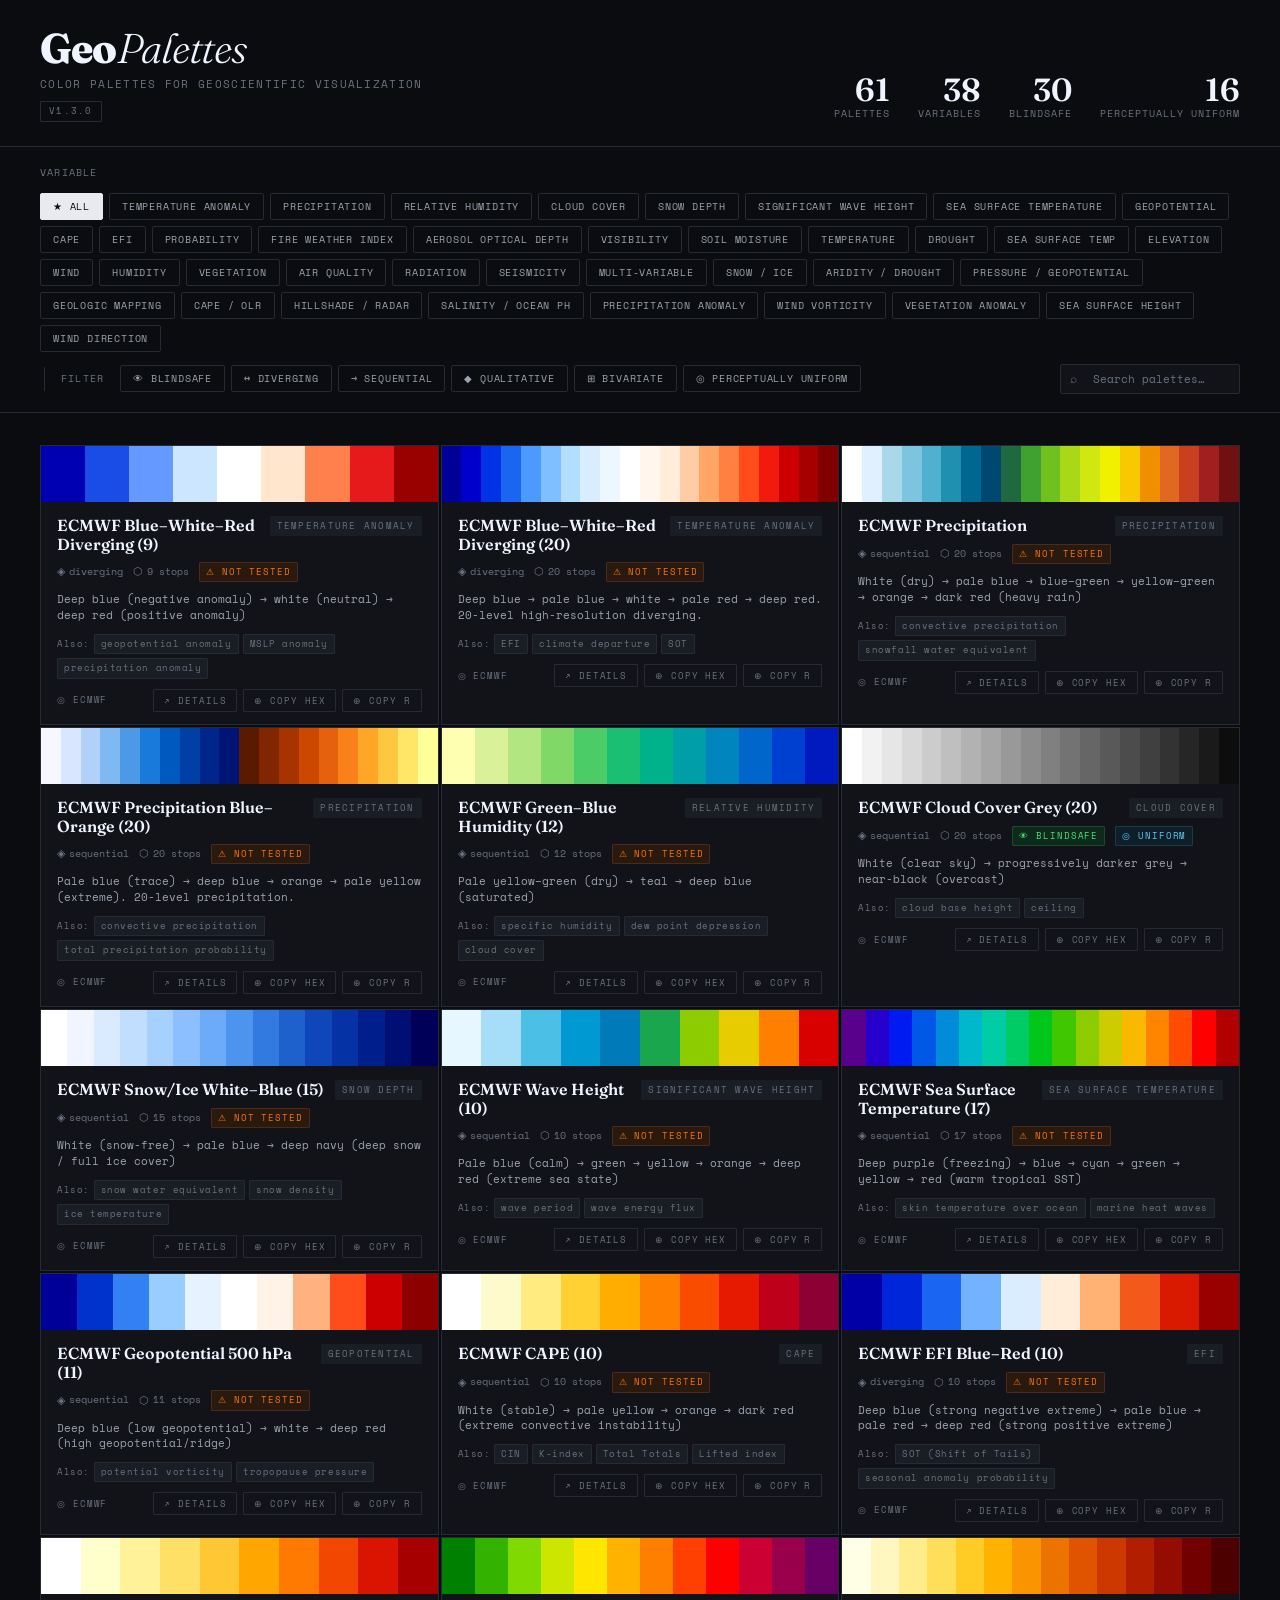
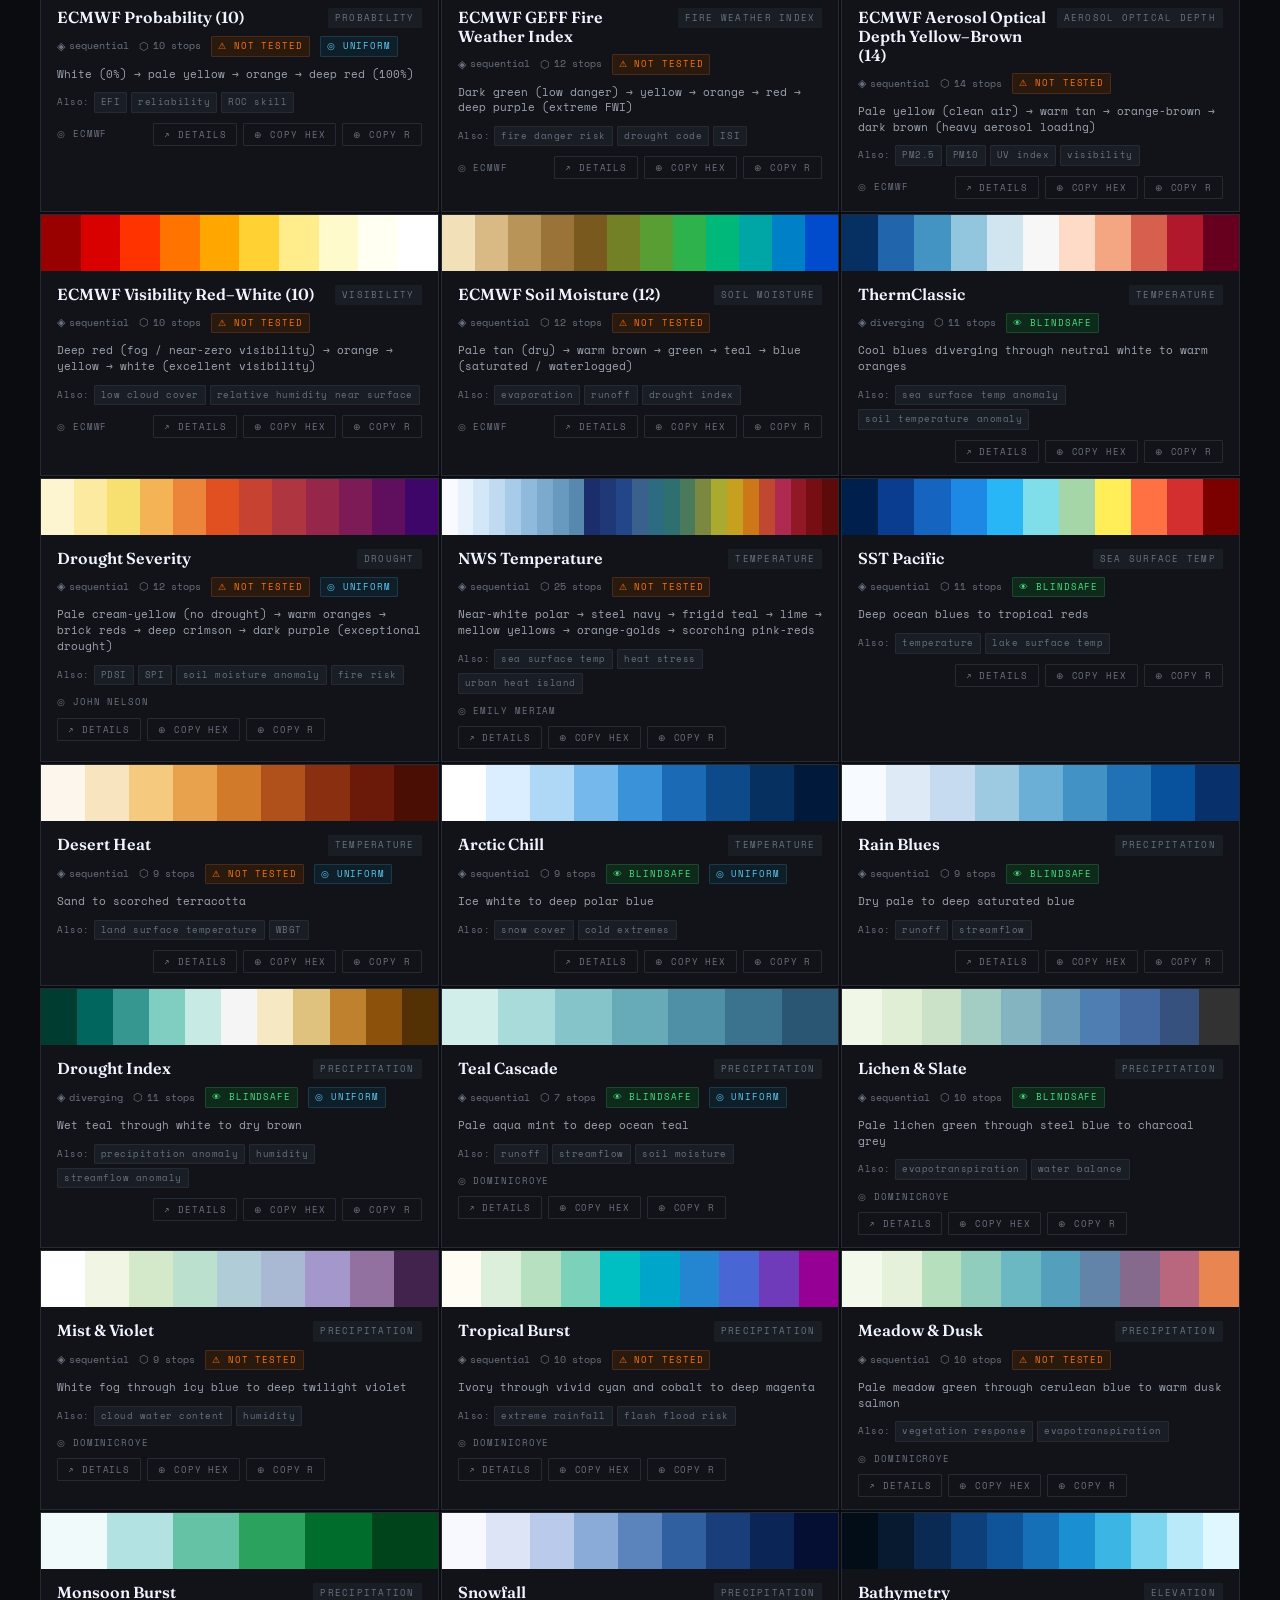
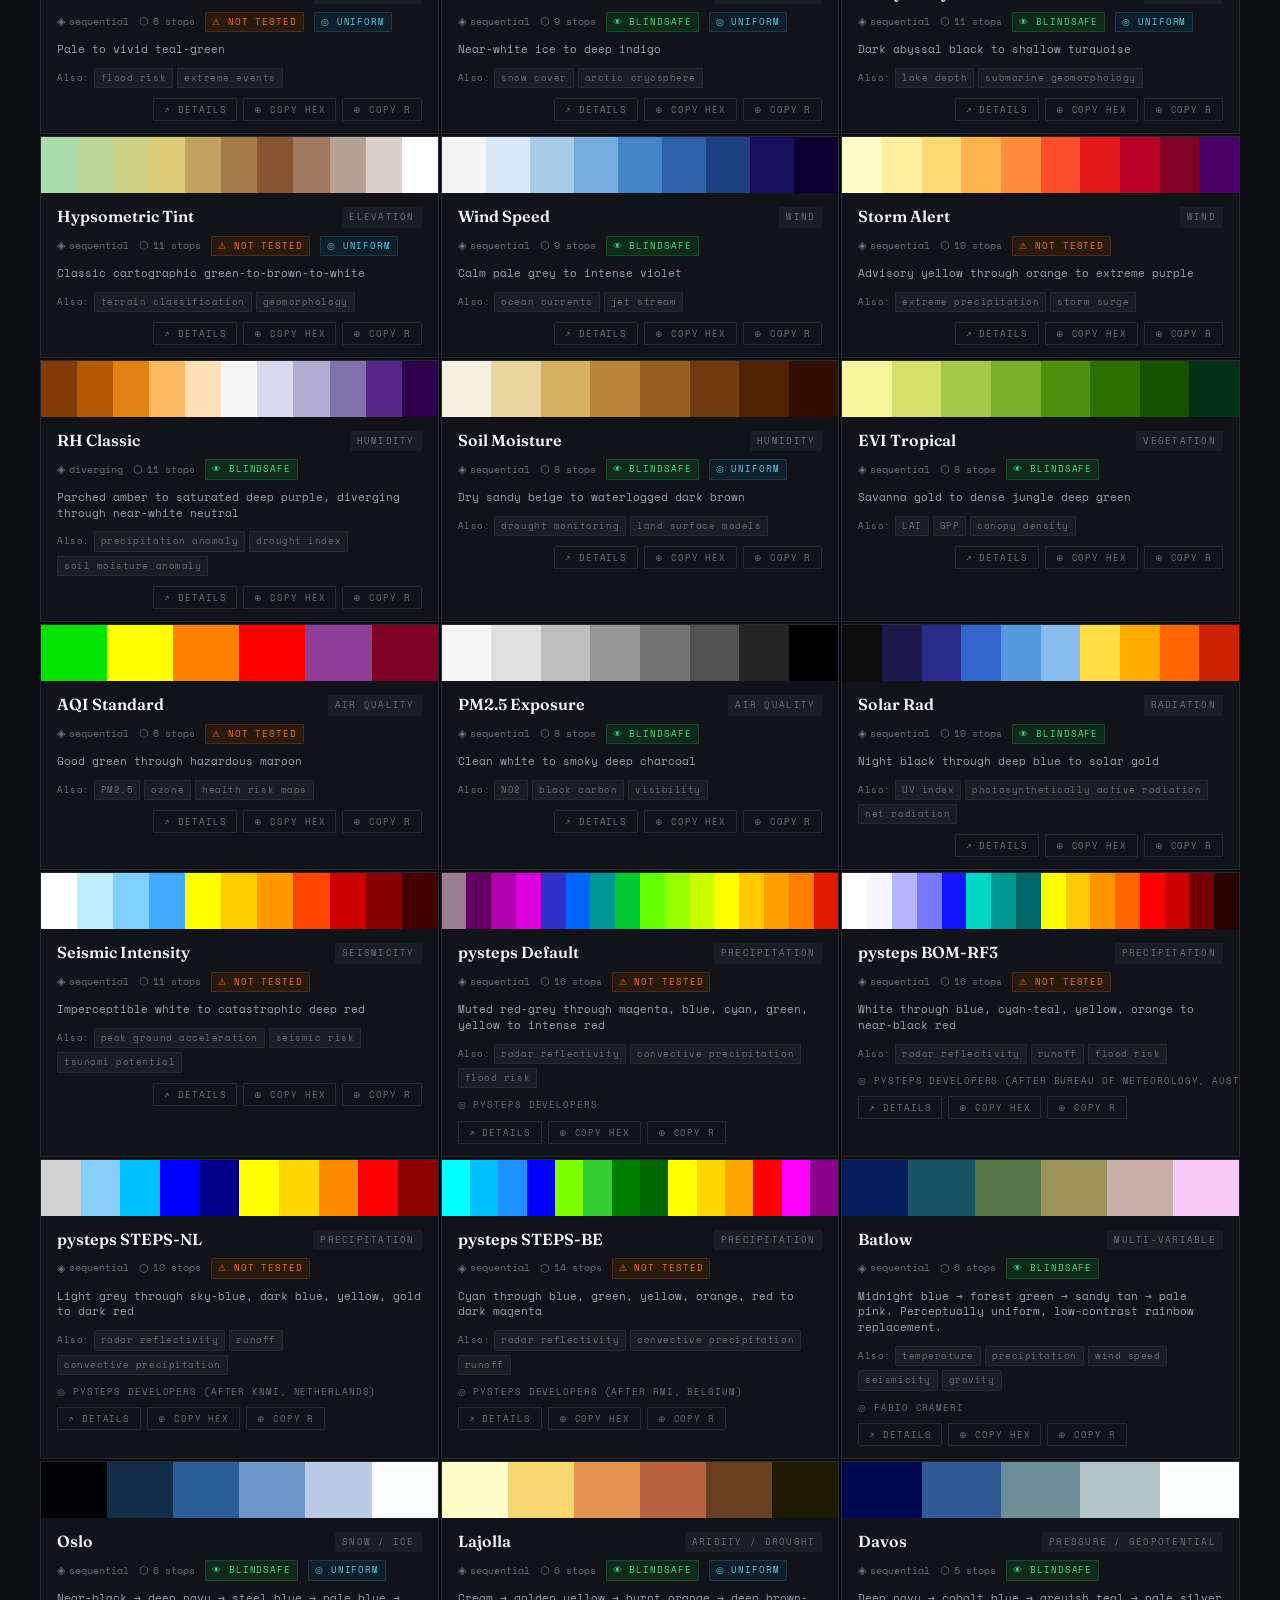
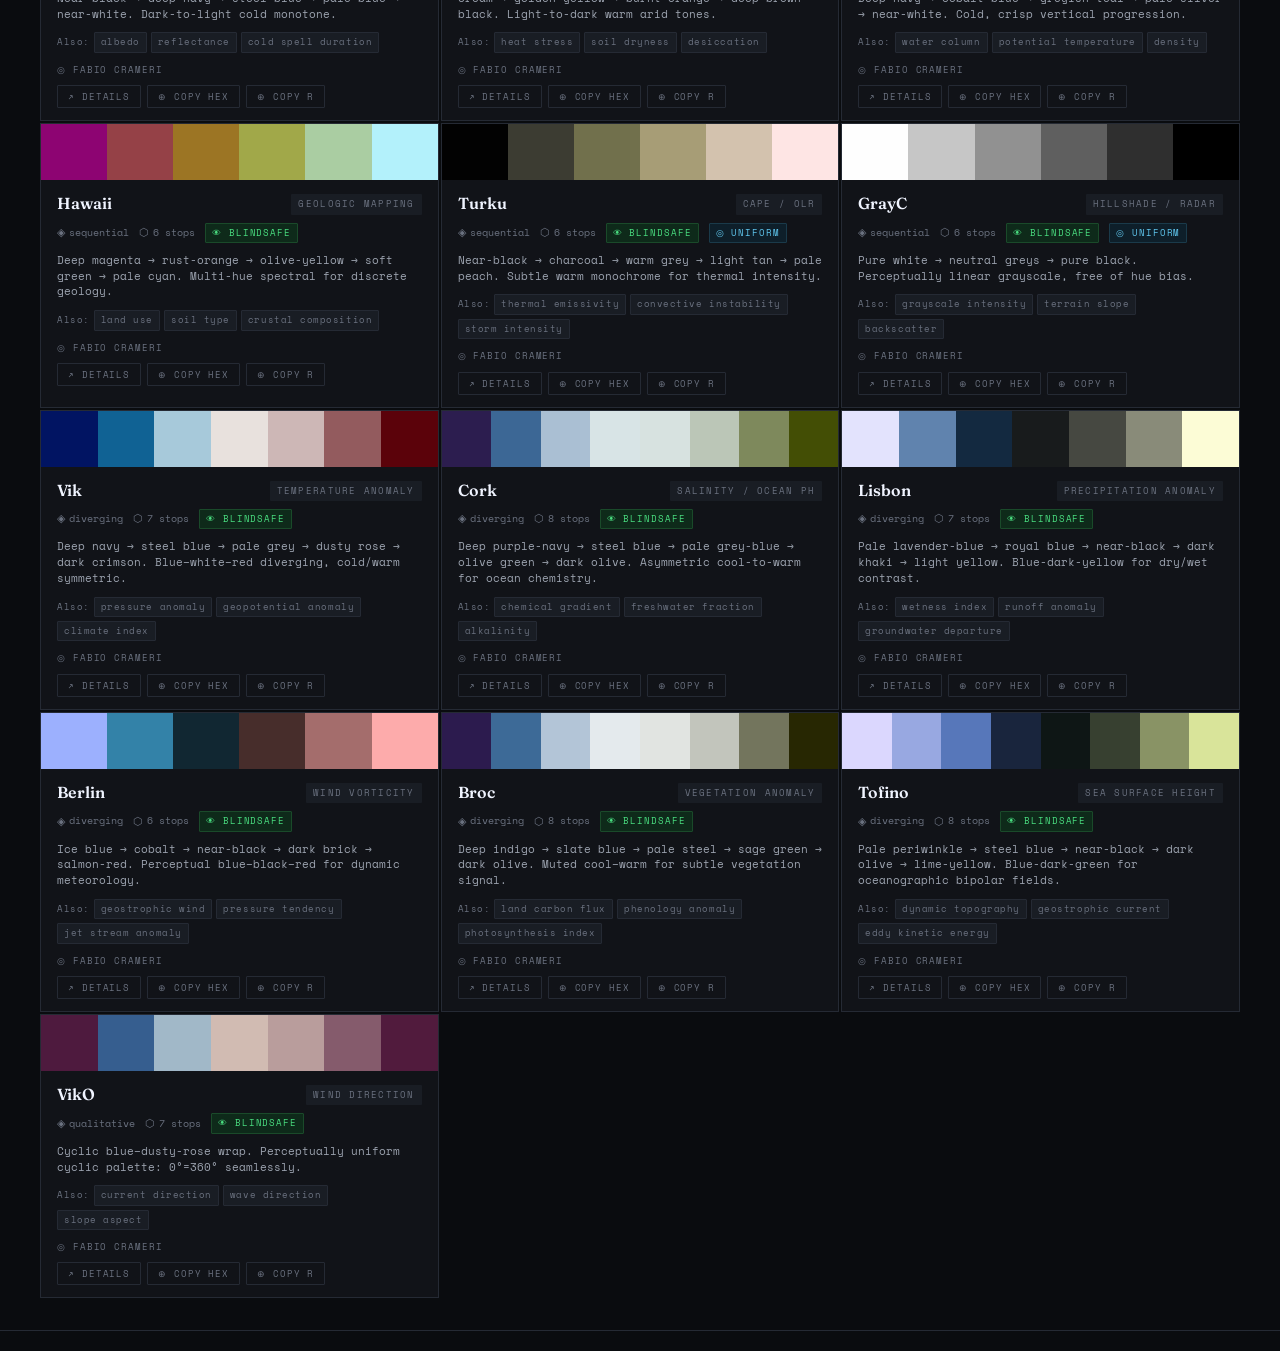
<file: index.html>
<!DOCTYPE html>
<html lang="en">
<head>
<meta charset="UTF-8">
<meta name="viewport" content="width=device-width, initial-scale=1.0">
<title>GeoPalettes — Color Palettes for Geosciences</title>
<link href="https://fonts.googleapis.com/css2?family=Space+Mono:ital,wght@0,400;0,700;1,400&family=Fraunces:ital,opsz,wght@0,9..144,300;0,9..144,600;0,9..144,800;1,9..144,300&display=swap" rel="stylesheet">
<link rel="stylesheet" href="styles.css">
</head>
<body>

<header>
  <div class="logo-block">
    <h1>Geo<span>Palettes</span></h1>
    <p>Color palettes for geoscientific visualization</p>
    <div class="version-badge">v1.3.0</div>
  </div>
  <div class="header-stats">
    <div class="stat">
      <div class="stat-num" id="stat-palettes">0</div>
      <div class="stat-label">Palettes</div>
    </div>
    <div class="stat">
      <div class="stat-num" id="stat-vars">0</div>
      <div class="stat-label">Variables</div>
    </div>
    <div class="stat">
      <div class="stat-num" id="stat-safe">0</div>
      <div class="stat-label">Blindsafe</div>
    </div>
    <div class="stat">
      <div class="stat-num" id="stat-uniform">0</div>
      <div class="stat-label">Perceptually uniform</div>
    </div>
  </div>
</header>

<div class="controls">
  <label>Variable</label>
  <div class="filter-group" id="var-chips"></div>
  <div class="sep"></div>
  <label>Filter</label>
  <div class="filter-group">
    <button class="chip" data-filter="blindsafe" onclick="toggleFilter(this)">👁 Blindsafe</button>
    <button class="chip" data-filter="diverging" onclick="toggleFilter(this)">↔ Diverging</button>
    <button class="chip" data-filter="sequential" onclick="toggleFilter(this)">→ Sequential</button>
    <button class="chip" data-filter="qualitative" onclick="toggleFilter(this)">◆ Qualitative</button>
    <button class="chip" data-filter="bivariate" onclick="toggleFilter(this)">⊞ Bivariate</button>
    <button class="chip" data-filter="perceptually_uniform" onclick="toggleFilter(this)">◎ Perceptually uniform</button>
  </div>
  <div class="search-wrap">
    <span class="search-icon">⌕</span>
    <input type="text" id="search" placeholder="Search palettes…" oninput="applyFilters()">
  </div>
</div>

<div class="grid" id="grid">
  <div class="empty" id="empty">
    <div style="font-size:2rem">◌</div>
    <p>No palettes match the current filters.</p>
  </div>
</div>

<!-- MODAL -->
<div class="modal-overlay" id="modal" onclick="closeModal(event)">
  <div class="modal" id="modal-content">
    <div class="modal-swatch" id="modal-swatch"></div>
    <div class="modal-body">
      <button class="modal-close" onclick="closeModal()">✕ Close</button>
      <div class="modal-title" id="modal-name"></div>
      <div class="modal-subtitle" id="modal-sub"></div>
      <div class="modal-grid" id="modal-meta"></div>
      <div style="font-size:10px;color:var(--text-dim);text-transform:uppercase;letter-spacing:.12em;margin-bottom:10px">Hex Codes <span style="font-size:9px">(click to copy)</span></div>
      <div class="hex-list" id="modal-hexes"></div>
      <div class="code-tabs">
        <button class="code-tab active" onclick="switchTab('r',this)">R</button>
        <button class="code-tab" onclick="switchTab('python',this)">Python</button>
        <button class="code-tab" onclick="switchTab('css',this)">CSS</button>
      </div>
      <div class="code-block active" id="code-r"></div>
      <div class="code-block" id="code-python"></div>
      <div class="code-block" id="code-css"></div>
    </div>
  </div>
</div>

<footer>
  <p>GeoPalettes · Open collection of color palettes for geosciences · <a href="https://github.com/dominicroye/color-for-geoscience" target="_blank">github.com/dominicroye/color-for-geoscience</a></p>
  <p>Contributions welcome · CC BY 4.0</p>
</footer>

<script src="app.js"></script>
</body>
</html>
</file>
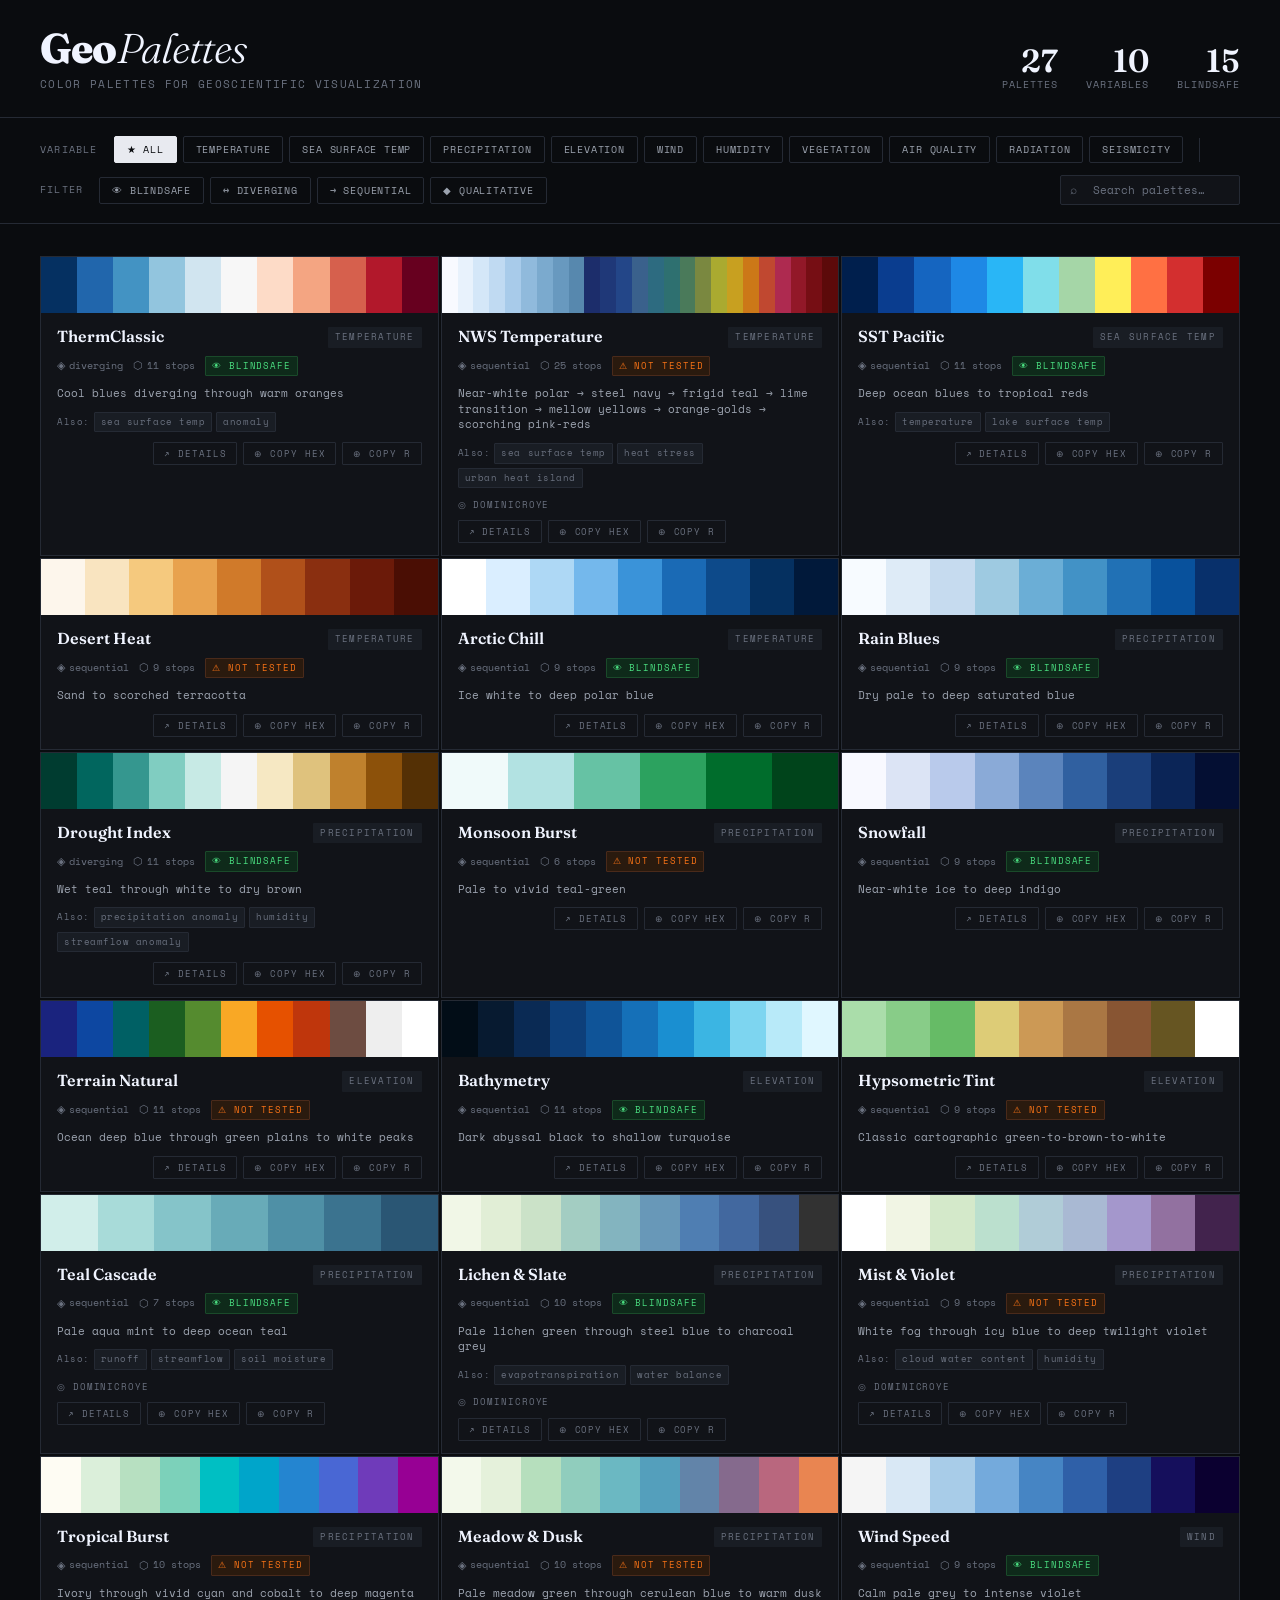
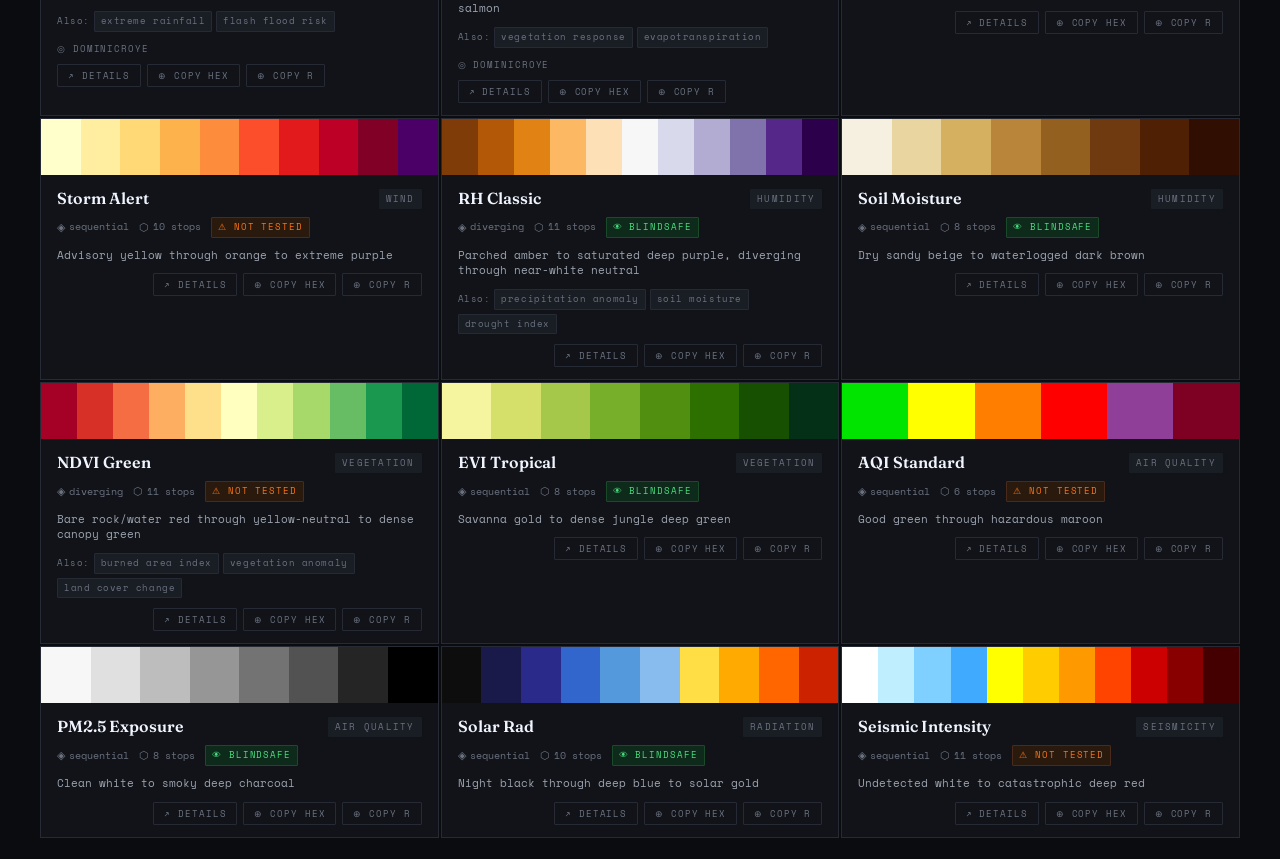
<file: geopalettes.html>
<!DOCTYPE html>
<html lang="en">
<head>
<meta charset="UTF-8">
<meta name="viewport" content="width=device-width, initial-scale=1.0">
<title>GeoPalettes — Color Palettes for Geosciences</title>
<link href="https://fonts.googleapis.com/css2?family=Space+Mono:ital,wght@0,400;0,700;1,400&family=Fraunces:ital,opsz,wght@0,9..144,300;0,9..144,600;0,9..144,800;1,9..144,300&display=swap" rel="stylesheet">
<style>
  :root {
    --bg: #0a0c0f;
    --surface: #111318;
    --surface2: #191d24;
    --border: #252a34;
    --text: #e8eaf0;
    --text-dim: #6b7280;
    --text-mid: #9ca3af;
    --accent: #f0f4ff;
    --mono: 'Space Mono', monospace;
    --serif: 'Fraunces', Georgia, serif;
  }

  * { box-sizing: border-box; margin: 0; padding: 0; }

  body {
    background: var(--bg);
    color: var(--text);
    font-family: var(--mono);
    font-size: 13px;
    line-height: 1.6;
    min-height: 100vh;
  }

  /* ── HEADER ── */
  header {
    border-bottom: 1px solid var(--border);
    padding: 28px 40px 24px;
    display: flex;
    align-items: flex-end;
    justify-content: space-between;
    gap: 20px;
    flex-wrap: wrap;
  }

  .logo-block h1 {
    font-family: var(--serif);
    font-size: 2.6rem;
    font-weight: 800;
    letter-spacing: -0.02em;
    line-height: 1;
    color: var(--accent);
  }

  .logo-block h1 span {
    font-style: italic;
    font-weight: 300;
  }

  .logo-block p {
    margin-top: 6px;
    color: var(--text-dim);
    font-size: 11px;
    letter-spacing: 0.12em;
    text-transform: uppercase;
  }

  .header-stats {
    display: flex;
    gap: 28px;
    align-items: flex-end;
  }

  .stat {
    text-align: right;
  }

  .stat-num {
    font-family: var(--serif);
    font-size: 2rem;
    font-weight: 600;
    color: var(--accent);
    line-height: 1;
  }

  .stat-label {
    font-size: 10px;
    color: var(--text-dim);
    text-transform: uppercase;
    letter-spacing: 0.1em;
  }

  /* ── CONTROLS ── */
  .controls {
    padding: 18px 40px;
    border-bottom: 1px solid var(--border);
    display: flex;
    gap: 12px;
    align-items: center;
    flex-wrap: wrap;
  }

  .controls label {
    font-size: 10px;
    color: var(--text-dim);
    text-transform: uppercase;
    letter-spacing: 0.12em;
    margin-right: 4px;
  }

  .filter-group {
    display: flex;
    gap: 6px;
    flex-wrap: wrap;
    align-items: center;
  }

  .chip {
    padding: 5px 12px;
    border: 1px solid var(--border);
    border-radius: 2px;
    background: transparent;
    color: var(--text-mid);
    font-family: var(--mono);
    font-size: 10px;
    letter-spacing: 0.08em;
    text-transform: uppercase;
    cursor: pointer;
    transition: all 0.15s;
  }

  .chip:hover { border-color: var(--text-mid); color: var(--text); }

  .chip.active {
    background: var(--text);
    border-color: var(--text);
    color: var(--bg);
  }

  .sep { width: 1px; height: 24px; background: var(--border); margin: 0 4px; }

  .search-wrap {
    position: relative;
    margin-left: auto;
  }

  .search-wrap input {
    background: var(--surface);
    border: 1px solid var(--border);
    color: var(--text);
    font-family: var(--mono);
    font-size: 11px;
    padding: 6px 12px 6px 32px;
    border-radius: 2px;
    width: 180px;
    outline: none;
    transition: border-color 0.15s;
  }

  .search-wrap input:focus { border-color: var(--text-mid); }
  .search-wrap input::placeholder { color: var(--text-dim); }

  .search-icon {
    position: absolute;
    left: 10px;
    top: 50%;
    transform: translateY(-50%);
    color: var(--text-dim);
    pointer-events: none;
    font-size: 12px;
  }

  /* ── GRID ── */
  .grid {
    padding: 32px 40px;
    display: grid;
    grid-template-columns: repeat(auto-fill, minmax(320px, 1fr));
    gap: 2px;
  }

  /* ── CARD ── */
  .card {
    background: var(--surface);
    border: 1px solid var(--border);
    cursor: pointer;
    transition: border-color 0.15s, transform 0.15s;
    overflow: hidden;
    position: relative;
    animation: fadeIn 0.3s ease both;
  }

  .card:hover {
    border-color: #3a3f4a;
    z-index: 2;
  }

  .card.hidden { display: none; }

  @keyframes fadeIn {
    from { opacity: 0; transform: translateY(8px); }
    to   { opacity: 1; transform: translateY(0); }
  }

  .card-swatch {
    height: 56px;
    display: flex;
    width: 100%;
  }

  .swatch-segment {
    flex: 1;
    height: 100%;
    transition: flex 0.2s;
  }

  .card:hover .swatch-segment { flex: 1.4; }

  .card-body {
    padding: 14px 16px 12px;
  }

  .card-header {
    display: flex;
    justify-content: space-between;
    align-items: flex-start;
    margin-bottom: 8px;
    gap: 8px;
  }

  .card-name {
    font-family: var(--serif);
    font-size: 1rem;
    font-weight: 600;
    color: var(--accent);
    line-height: 1.2;
  }

  .card-variable {
    font-size: 9px;
    text-transform: uppercase;
    letter-spacing: 0.14em;
    color: var(--text-dim);
    background: var(--surface2);
    padding: 3px 7px;
    border-radius: 1px;
    white-space: nowrap;
    flex-shrink: 0;
  }

  .card-meta {
    display: flex;
    gap: 10px;
    flex-wrap: wrap;
    margin-bottom: 10px;
  }

  .meta-item {
    font-size: 10px;
    color: var(--text-dim);
    display: flex;
    align-items: center;
    gap: 4px;
  }

  .meta-item .icon { font-size: 11px; }

  .badge-safe {
    font-size: 9px;
    padding: 2px 6px;
    border-radius: 1px;
    background: #0e2a1a;
    color: #4ade80;
    border: 1px solid #1a4a2a;
    text-transform: uppercase;
    letter-spacing: 0.1em;
  }

  .badge-unsafe {
    font-size: 9px;
    padding: 2px 6px;
    border-radius: 1px;
    background: #2a1a0e;
    color: #f97316;
    border: 1px solid #4a2a1a;
    text-transform: uppercase;
    letter-spacing: 0.1em;
  }

  .card-desc {
    font-size: 10.5px;
    color: var(--text-mid);
    line-height: 1.5;
    margin-bottom: 10px;
  }

  .card-actions {
    display: flex;
    gap: 6px;
    flex-wrap: wrap;
  }

  .card-also {
    display: flex;
    align-items: center;
    flex-wrap: wrap;
    gap: 4px;
    margin-bottom: 10px;
    font-size: 9px;
    color: var(--text-dim);
    letter-spacing: 0.06em;
  }

  .also-tag {
    background: var(--surface2);
    border: 1px solid var(--border);
    color: var(--text-dim);
    padding: 2px 6px;
    border-radius: 1px;
    font-size: 9px;
  }

  .card-footer-meta {
    display: flex;
    align-items: center;
    justify-content: space-between;
    gap: 8px;
    flex-wrap: wrap;
  }

  .card-author {
    font-size: 9px;
    color: var(--text-dim);
    text-transform: uppercase;
    letter-spacing: 0.1em;
    white-space: nowrap;
  }

  .btn-action {
    font-family: var(--mono);
    font-size: 9px;
    letter-spacing: 0.1em;
    text-transform: uppercase;
    padding: 4px 10px;
    border: 1px solid var(--border);
    background: transparent;
    color: var(--text-dim);
    cursor: pointer;
    border-radius: 1px;
    transition: all 0.15s;
  }

  .btn-action:hover { border-color: var(--text-mid); color: var(--text); }

  .btn-action.copied { border-color: #4ade80; color: #4ade80; }

  /* ── MODAL ── */
  .modal-overlay {
    display: none;
    position: fixed;
    inset: 0;
    background: rgba(0,0,0,0.7);
    z-index: 100;
    align-items: center;
    justify-content: center;
    padding: 20px;
    backdrop-filter: blur(4px);
  }

  .modal-overlay.open { display: flex; }

  .modal {
    background: var(--surface);
    border: 1px solid var(--border);
    max-width: 680px;
    width: 100%;
    max-height: 90vh;
    overflow-y: auto;
    animation: modalIn 0.2s ease;
  }

  @keyframes modalIn {
    from { opacity: 0; transform: scale(0.97); }
    to   { opacity: 1; transform: scale(1); }
  }

  .modal-swatch {
    height: 80px;
    display: flex;
    width: 100%;
  }

  .modal-swatch .swatch-segment {
    position: relative;
    cursor: pointer;
    height: 100%;
  }

  .modal-swatch .swatch-segment:hover::after {
    content: attr(data-hex);
    position: absolute;
    bottom: 6px;
    left: 50%;
    transform: translateX(-50%);
    background: rgba(0,0,0,0.8);
    color: #fff;
    font-family: var(--mono);
    font-size: 9px;
    padding: 2px 5px;
    border-radius: 2px;
    white-space: nowrap;
    pointer-events: none;
  }

  .modal-body { padding: 24px; }

  .modal-title {
    font-family: var(--serif);
    font-size: 1.8rem;
    font-weight: 700;
    color: var(--accent);
    margin-bottom: 4px;
  }

  .modal-subtitle {
    color: var(--text-dim);
    font-size: 10px;
    text-transform: uppercase;
    letter-spacing: 0.14em;
    margin-bottom: 20px;
  }

  .modal-grid {
    display: grid;
    grid-template-columns: 1fr 1fr;
    gap: 12px;
    margin-bottom: 20px;
  }

  .meta-box {
    background: var(--surface2);
    padding: 12px 14px;
    border: 1px solid var(--border);
  }

  .meta-box-label {
    font-size: 9px;
    text-transform: uppercase;
    letter-spacing: 0.14em;
    color: var(--text-dim);
    margin-bottom: 4px;
  }

  .meta-box-value {
    font-size: 12px;
    color: var(--text);
  }

  .hex-list {
    display: flex;
    flex-wrap: wrap;
    gap: 8px;
    margin-bottom: 20px;
  }

  .hex-chip {
    display: flex;
    align-items: center;
    gap: 6px;
    background: var(--surface2);
    padding: 5px 10px;
    border: 1px solid var(--border);
    cursor: pointer;
    border-radius: 1px;
    transition: border-color 0.15s;
    font-size: 11px;
    color: var(--text-mid);
  }

  .hex-chip:hover { border-color: var(--text-mid); }

  .hex-dot {
    width: 14px;
    height: 14px;
    border-radius: 50%;
    flex-shrink: 0;
  }

  .code-tabs {
    display: flex;
    gap: 0;
    margin-bottom: 0;
  }

  .code-tab {
    padding: 6px 16px;
    font-family: var(--mono);
    font-size: 10px;
    letter-spacing: 0.1em;
    text-transform: uppercase;
    background: var(--surface2);
    border: 1px solid var(--border);
    color: var(--text-dim);
    cursor: pointer;
    transition: all 0.12s;
    border-bottom: none;
  }

  .code-tab.active { background: var(--bg); color: var(--text); }

  .code-block {
    background: var(--bg);
    border: 1px solid var(--border);
    padding: 16px;
    font-size: 11px;
    line-height: 1.8;
    color: #a5b4fc;
    white-space: pre;
    overflow-x: auto;
    display: none;
  }

  .code-block.active { display: block; }

  .code-block .c-comment { color: var(--text-dim); }
  .code-block .c-fn     { color: #f472b6; }
  .code-block .c-str    { color: #86efac; }
  .code-block .c-num    { color: #fbbf24; }

  .modal-close {
    float: right;
    background: none;
    border: 1px solid var(--border);
    color: var(--text-dim);
    font-family: var(--mono);
    font-size: 11px;
    padding: 4px 10px;
    cursor: pointer;
    border-radius: 1px;
    transition: all 0.12s;
    margin-bottom: 16px;
  }

  .modal-close:hover { border-color: var(--text-mid); color: var(--text); }

  /* ── EMPTY STATE ── */
  .empty {
    text-align: center;
    padding: 80px 20px;
    color: var(--text-dim);
    grid-column: 1/-1;
    display: none;
  }

  .empty.show { display: block; }

  .empty p { font-size: 11px; margin-top: 8px; }

  /* ── FOOTER ── */
  footer {
    border-top: 1px solid var(--border);
    padding: 20px 40px;
    display: flex;
    justify-content: space-between;
    align-items: center;
    flex-wrap: wrap;
    gap: 10px;
  }

  footer p { font-size: 10px; color: var(--text-dim); }

  footer a { color: var(--text-mid); text-decoration: none; }
  footer a:hover { color: var(--text); }

  /* ── SCROLLBAR ── */
  ::-webkit-scrollbar { width: 6px; height: 6px; }
  ::-webkit-scrollbar-track { background: var(--bg); }
  ::-webkit-scrollbar-thumb { background: var(--border); border-radius: 3px; }
</style>
</head>
<body>

<header>
  <div class="logo-block">
    <h1>Geo<span>Palettes</span></h1>
    <p>Color palettes for geoscientific visualization</p>
  </div>
  <div class="header-stats">
    <div class="stat">
      <div class="stat-num" id="stat-palettes">0</div>
      <div class="stat-label">Palettes</div>
    </div>
    <div class="stat">
      <div class="stat-num" id="stat-vars">0</div>
      <div class="stat-label">Variables</div>
    </div>
    <div class="stat">
      <div class="stat-num" id="stat-safe">0</div>
      <div class="stat-label">Blindsafe</div>
    </div>
  </div>
</header>

<div class="controls">
  <label>Variable</label>
  <div class="filter-group" id="var-chips"></div>
  <div class="sep"></div>
  <label>Filter</label>
  <div class="filter-group">
    <button class="chip" data-filter="blindsafe" onclick="toggleFilter(this)">👁 Blindsafe</button>
    <button class="chip" data-filter="diverging" onclick="toggleFilter(this)">↔ Diverging</button>
    <button class="chip" data-filter="sequential" onclick="toggleFilter(this)">→ Sequential</button>
    <button class="chip" data-filter="qualitative" onclick="toggleFilter(this)">◆ Qualitative</button>
  </div>
  <div class="search-wrap">
    <span class="search-icon">⌕</span>
    <input type="text" id="search" placeholder="Search palettes…" oninput="applyFilters()">
  </div>
</div>

<div class="grid" id="grid">
  <div class="empty" id="empty">
    <div style="font-size:2rem">◌</div>
    <p>No palettes match the current filters.</p>
  </div>
</div>

<!-- MODAL -->
<div class="modal-overlay" id="modal" onclick="closeModal(event)">
  <div class="modal" id="modal-content">
    <div class="modal-swatch" id="modal-swatch"></div>
    <div class="modal-body">
      <button class="modal-close" onclick="closeModal()">✕ Close</button>
      <div class="modal-title" id="modal-name"></div>
      <div class="modal-subtitle" id="modal-sub"></div>
      <div class="modal-grid" id="modal-meta"></div>
      <div style="font-size:10px;color:var(--text-dim);text-transform:uppercase;letter-spacing:.12em;margin-bottom:10px">Hex Codes <span style="font-size:9px">(click to copy)</span></div>
      <div class="hex-list" id="modal-hexes"></div>
      <div class="code-tabs">
        <button class="code-tab active" onclick="switchTab('r',this)">R</button>
        <button class="code-tab" onclick="switchTab('python',this)">Python</button>
        <button class="code-tab" onclick="switchTab('css',this)">CSS</button>
      </div>
      <div class="code-block active" id="code-r"></div>
      <div class="code-block" id="code-python"></div>
      <div class="code-block" id="code-css"></div>
    </div>
  </div>
</div>

<footer>
  <p>GeoPalettes · Open collection of color palettes for geosciences · <a href="https://github.com/dominicroye/color-for-geoscience" target="_blank">github.com/dominicroye/color-for-geoscience</a></p>
  <p>Contributions welcome · CC BY 4.0</p>
</footer>

<script>
const PALETTES = [
  // ── TEMPERATURE ──
  {
    id: "thermo-classic",
    name: "ThermClassic",
    variable: "temperature",
    type: "diverging",
    blindsafe: true,
    range: "-30 to 50 °C",
    context: "Temperature anomalies, climate maps, departure from normal",
    also_useful: ["sea surface temp", "anomaly"],
    theme: "Cool blues diverging through warm oranges",
    author: "GeoPalettes",
    colors: ["#053061","#2166ac","#4393c3","#92c5de","#d1e5f0","#f7f7f7","#fddbc7","#f4a582","#d6604d","#b2182b","#67001f"]
  },
  {
    id: "temp-fahrenheit-nws",
    name: "NWS Temperature",
    variable: "temperature",
    type: "sequential",
    blindsafe: false,
    range: "-51 to 66 °C",
    context: "Surface air temperature, weather forecast maps, NWS-style products",
    also_useful: ["sea surface temp", "heat stress", "urban heat island"],
    theme: "Near-white polar → steel navy → frigid teal → lime transition → mellow yellows → orange-golds → scorching pink-reds",
    author: "dominicroye",
    colors: [
      "#F8FAFF", // -60 to -45 °F  — barely-there blue/white (extreme cold)
      "#E8F2FC",
      "#D4E7F8",
      "#C0DAF2",
      "#A8CBEA",
      "#90BADC", // -45 to 0 °F   — light gray/blues
      "#7BAACE",
      "#6899BF",
      "#5788AE",
      "#1C2D6B", // 0 to 32 °F    — hard navy dividing wall (freezing)
      "#1F3878",
      "#234688",
      "#3A618C", // 32 to 50 °F   — frigid turquoise/blues
      "#2D6B80",
      "#2E7070", // 50 to 70 °F   — transitional lime/teals
      "#4A7A5A",
      "#7A8840",
      "#AAAA30", // 70 to 85 °F   — mellow yellows
      "#C8A020",
      "#CC7818", // 85 to 100 °F  — warming orange/golds
      "#C04830",
      "#AE2A50", // 100 to 120 °F — scorching pink/reds
      "#921828",
      "#760E14",
      "#5C0A0A"  // 120 to 150 °F — extreme heat maroon
    ]
  },
  {
    id: "sst-pacific",
    name: "SST Pacific",
    variable: "sea surface temp",
    type: "sequential",
    blindsafe: true,
    range: "0 to 32 °C",
    context: "Sea surface temperature, ocean heat content",
    also_useful: ["temperature", "lake surface temp"],
    theme: "Deep ocean blues to tropical reds",
    author: "GeoPalettes",
    colors: ["#001f4d","#0a3d8f","#1565c0","#1e88e5","#29b6f6","#80deea","#a5d6a7","#ffee58","#ff7043","#d32f2f","#7b0000"]
  },
  {
    id: "desert-heat",
    name: "Desert Heat",
    variable: "temperature",
    type: "sequential",
    blindsafe: false,
    range: "0 to 60 °C",
    context: "Surface temperature, heat stress, UHI",
    theme: "Sand to scorched terracotta",
    author: "GeoPalettes",
    colors: ["#fdf6ec","#f9e4c0","#f5c97e","#e8a24e","#d07a2a","#b0501a","#8a2f10","#6b1a09","#4a0e04"]
  },
  {
    id: "arctic-chill",
    name: "Arctic Chill",
    variable: "temperature",
    type: "sequential",
    blindsafe: true,
    range: "-50 to 0 °C",
    context: "Polar temperatures, permafrost, sea ice",
    theme: "Ice white to deep polar blue",
    author: "GeoPalettes",
    colors: ["#ffffff","#daeeff","#aed8f5","#74b8ec","#3a93d9","#1a6ab5","#0d4a8a","#053060","#01193a"]
  },
  // ── PRECIPITATION ──
  {
    id: "rain-blues",
    name: "Rain Blues",
    variable: "precipitation",
    type: "sequential",
    blindsafe: true,
    range: "0 to 300 mm",
    context: "Monthly/annual precipitation totals",
    theme: "Dry pale to deep saturated blue",
    author: "GeoPalettes",
    colors: ["#f7fbff","#deebf7","#c6dbef","#9ecae1","#6baed6","#4292c6","#2171b5","#08519c","#08306b"]
  },
  {
    id: "drought-index",
    name: "Drought Index",
    variable: "precipitation",
    type: "diverging",
    blindsafe: true,
    range: "-3 to 3 SPI",
    context: "SPI, PDSI, drought monitoring; anomaly maps where negative = drought, positive = excess",
    also_useful: ["precipitation anomaly", "humidity", "streamflow anomaly"],
    theme: "Wet teal through white to dry brown",
    author: "GeoPalettes",
    colors: ["#003c30","#01665e","#35978f","#80cdc1","#c7eae5","#f5f5f5","#f6e8c3","#dfc27d","#bf812d","#8c510a","#543005"]
  },
  {
    id: "monsoon-burst",
    name: "Monsoon Burst",
    variable: "precipitation",
    type: "sequential",
    blindsafe: false,
    range: "0 to 500 mm/day",
    context: "Heavy rainfall events, tropical convection",
    theme: "Pale to vivid teal-green",
    author: "GeoPalettes",
    colors: ["#f0fafa","#b2e2e2","#66c2a4","#2ca25f","#006d2c","#00441b"]
  },
  {
    id: "snowfall",
    name: "Snowfall",
    variable: "precipitation",
    type: "sequential",
    blindsafe: true,
    range: "0 to 100 cm",
    context: "Snowfall depth, snow water equivalent",
    theme: "Near-white ice to deep indigo",
    author: "GeoPalettes",
    colors: ["#f8f9ff","#dce4f5","#b9caeb","#8aaad7","#5b84bc","#3060a0","#1a3e7a","#0b2557","#040f33"]
  },
  // ── ELEVATION ──
  {
    id: "terrain-natural",
    name: "Terrain Natural",
    variable: "elevation",
    type: "sequential",
    blindsafe: false,
    range: "-11000 to 8849 m",
    context: "DEM, topographic maps, hypsometry",
    theme: "Ocean deep blue through green plains to white peaks",
    author: "GeoPalettes",
    colors: ["#1a237e","#0d47a1","#006064","#1b5e20","#558b2f","#f9a825","#e65100","#bf360c","#6d4c41","#eeeeee","#ffffff"]
  },
  {
    id: "bathymetry",
    name: "Bathymetry",
    variable: "elevation",
    type: "sequential",
    blindsafe: true,
    range: "-11000 to 0 m",
    context: "Ocean depth, seafloor topography",
    theme: "Dark abyssal black to shallow turquoise",
    author: "GeoPalettes",
    colors: ["#020d17","#071a30","#0a2a54","#0d3f7a","#0f5498","#1570b8","#1a8fd1","#3bb5e3","#7dd5f0","#b8eaf9","#e0f7ff"]
  },
  {
    id: "hypsometric",
    name: "Hypsometric Tint",
    variable: "elevation",
    type: "sequential",
    blindsafe: false,
    range: "0 to 8849 m",
    context: "Land elevation, atlas cartography",
    theme: "Classic cartographic green-to-brown-to-white",
    author: "GeoPalettes",
    colors: ["#aaddaa","#88cc88","#66bb66","#ddcc77","#cc9955","#aa7744","#885533","#665522","#ffffff"]
  },
  {
    id: "precip-teal-cascade",
    name: "Teal Cascade",
    variable: "precipitation",
    type: "sequential",
    blindsafe: true,
    range: "0 to 200 mm",
    context: "Monthly precipitation, climatological normals",
    also_useful: ["runoff", "streamflow", "soil moisture"],
    theme: "Pale aqua mint to deep ocean teal",
    author: "dominicroye",
    colors: ["#d1eeea","#a8dbd9","#85c4c9","#68abb8","#4f90a6","#3b738f","#2a5674"]
  },
  {
    id: "precip-lichen-slate",
    name: "Lichen & Slate",
    variable: "precipitation",
    type: "sequential",
    blindsafe: true,
    range: "0 to 400 mm",
    context: "Annual precipitation totals, humid climates",
    also_useful: ["evapotranspiration", "water balance"],
    theme: "Pale lichen green through steel blue to charcoal grey",
    author: "dominicroye",
    colors: ["#F1F7E7","#E1EED6","#CBE2C8","#A3CDC2","#83B4BF","#6898B8","#4F7EB2","#42689F","#37517E","#323232"]
  },
  {
    id: "precip-mist-violet",
    name: "Mist & Violet",
    variable: "precipitation",
    type: "sequential",
    blindsafe: false,
    range: "0 to 500 mm",
    context: "Orographic precipitation, fog water input, montane rainfall",
    also_useful: ["cloud water content", "humidity"],
    theme: "White fog through icy blue to deep twilight violet",
    author: "dominicroye",
    colors: ["#FFFFFF","#F1F5E4","#D4E9CA","#BBE0CE","#B0CCD7","#A9B9D3","#A497CC","#9271A0","#42234D"]
  },
  {
    id: "precip-tropical-burst",
    name: "Tropical Burst",
    variable: "precipitation",
    type: "sequential",
    blindsafe: false,
    range: "0 to 600 mm",
    context: "Tropical convective rainfall, ITCZ, monsoon peaks",
    also_useful: ["extreme rainfall", "flash flood risk"],
    theme: "Ivory through vivid cyan and cobalt to deep magenta",
    author: "dominicroye",
    colors: ["#FEFCF3","#DBEFDA","#B7E0C1","#7CD1BA","#00BFC3","#00A5CA","#2485D0","#4967D4","#6F3BBA","#970094"]
  },
  {
    id: "precip-meadow-dusk",
    name: "Meadow & Dusk",
    variable: "precipitation",
    type: "sequential",
    blindsafe: false,
    range: "0 to 300 mm",
    context: "Seasonal rainfall, transitional climate regimes",
    also_useful: ["vegetation response", "evapotranspiration"],
    theme: "Pale meadow green through cerulean blue to warm dusk salmon",
    author: "dominicroye",
    colors: ["#F3F9EB","#E5F1DB","#B6DFBD","#90CDBD","#6BB8C2","#549FBC","#6284A9","#856A8D","#B9677E","#E98551"]
  },
  // ── WIND ──
  {
    id: "wind-speed",
    name: "Wind Speed",
    variable: "wind",
    type: "sequential",
    blindsafe: true,
    range: "0 to 60 m/s",
    context: "Surface wind speed, gust intensity",
    theme: "Calm pale grey to intense violet",
    author: "GeoPalettes",
    colors: ["#f5f5f5","#d9e8f5","#a8cce8","#74aadc","#4685c4","#2f60a8","#1e3f82","#150f5c","#0b0030"]
  },
  {
    id: "storm-alert",
    name: "Storm Alert",
    variable: "wind",
    type: "sequential",
    blindsafe: false,
    range: "0 to 100 kt",
    context: "Tropical cyclone intensity, severe weather",
    theme: "Advisory yellow through orange to extreme purple",
    author: "GeoPalettes",
    colors: ["#ffffcc","#ffeda0","#fed976","#feb24c","#fd8d3c","#fc4e2a","#e31a1c","#bd0026","#800026","#4a0066"]
  },
  // ── HUMIDITY & MOISTURE ──
  {
    id: "relative-humidity",
    name: "RH Classic",
    variable: "humidity",
    type: "diverging",
    blindsafe: true,
    range: "0 to 100 %",
    context: "Relative humidity, drought–wet gradient; diverges from neutral (~50%) toward arid amber and saturated violet",
    also_useful: ["precipitation anomaly", "soil moisture", "drought index"],
    theme: "Parched amber to saturated deep purple, diverging through near-white neutral",
    author: "GeoPalettes",
    colors: ["#7f3b08","#b35806","#e08214","#fdb863","#fee0b6","#f7f7f7","#d8daeb","#b2abd2","#8073ac","#542788","#2d004b"]
  },
  {
    id: "soil-moisture",
    name: "Soil Moisture",
    variable: "humidity",
    type: "sequential",
    blindsafe: true,
    range: "0 to 1 (volumetric)",
    context: "Soil water content, field capacity",
    theme: "Dry sandy beige to waterlogged dark brown",
    author: "GeoPalettes",
    colors: ["#f5f0e0","#e8d5a0","#d4b060","#b8853a","#946020","#703a10","#502005","#300e02"]
  },
  // ── VEGETATION ──
  {
    id: "ndvi-green",
    name: "NDVI Green",
    variable: "vegetation",
    type: "diverging",
    blindsafe: false,
    range: "-1 to 1",
    context: "NDVI, vegetation anomaly, greenness departure from normal; center (~0) represents bare soil/sparse cover",
    also_useful: ["burned area index", "vegetation anomaly", "land cover change"],
    theme: "Bare rock/water red through yellow-neutral to dense canopy green",
    author: "GeoPalettes",
    colors: ["#a50026","#d73027","#f46d43","#fdae61","#fee08b","#ffffbf","#d9ef8b","#a6d96a","#66bd63","#1a9850","#006837"]
  },
  {
    id: "evi-trop",
    name: "EVI Tropical",
    variable: "vegetation",
    type: "sequential",
    blindsafe: true,
    range: "0 to 0.8 EVI",
    context: "Enhanced Vegetation Index, tropical forests",
    theme: "Savanna gold to dense jungle deep green",
    author: "GeoPalettes",
    colors: ["#f5f5a0","#d4e06a","#a6c84a","#77ae2a","#508f10","#2e7000","#165000","#053018"]
  },
  // ── AIR QUALITY ──
  {
    id: "aqi-standard",
    name: "AQI Standard",
    variable: "air quality",
    type: "sequential",
    blindsafe: false,
    range: "0 to 500 AQI",
    context: "Air Quality Index (US EPA standard categories)",
    theme: "Good green through hazardous maroon",
    author: "GeoPalettes",
    colors: ["#00e400","#ffff00","#ff7e00","#ff0000","#8f3f97","#7e0023"]
  },
  {
    id: "pm25-exposure",
    name: "PM2.5 Exposure",
    variable: "air quality",
    type: "sequential",
    blindsafe: true,
    range: "0 to 150 μg/m³",
    context: "Fine particulate matter, air pollution monitoring",
    theme: "Clean white to smoky deep charcoal",
    author: "GeoPalettes",
    colors: ["#f7f7f7","#e0e0e0","#bdbdbd","#969696","#737373","#525252","#252525","#000000"]
  },
  // ── RADIATION / SOLAR ──
  {
    id: "solar-radiation",
    name: "Solar Rad",
    variable: "radiation",
    type: "sequential",
    blindsafe: true,
    range: "0 to 1000 W/m²",
    context: "Shortwave radiation, insolation, solar energy potential",
    theme: "Night black through deep blue to solar gold",
    author: "GeoPalettes",
    colors: ["#0d0d0d","#1a1a4a","#2a2a8a","#3366cc","#5599dd","#88bbee","#ffdd44","#ffaa00","#ff6600","#cc2200"]
  },
  // ── SEISMICITY ──
  {
    id: "seismic-intensity",
    name: "Seismic Intensity",
    variable: "seismicity",
    type: "sequential",
    blindsafe: false,
    range: "0 to XII MMI",
    context: "Earthquake intensity, ground shaking hazard",
    theme: "Undetected white to catastrophic deep red",
    author: "GeoPalettes",
    colors: ["#ffffff","#bfefff","#80d0ff","#40aaff","#ffff00","#ffcc00","#ff9900","#ff4400","#cc0000","#880000","#440000"]
  },
];

// ── RENDER ──
const variables = [...new Set(PALETTES.map(p => p.variable))];
const varChips = document.getElementById('var-chips');

let activeVar = 'all';
let activeFilters = new Set();
let searchQuery = '';
let currentPalette = null;
let activeCodeTab = 'r';

// Stat counts — auto-computed from PALETTES array
document.getElementById('stat-palettes').textContent = PALETTES.length;
document.getElementById('stat-vars').textContent = variables.length;
document.getElementById('stat-safe').textContent = PALETTES.filter(p => p.blindsafe).length;

// Variable chips
const allChip = document.createElement('button');
allChip.className = 'chip active';
allChip.textContent = '★ All';
allChip.onclick = () => setVar('all', allChip);
varChips.appendChild(allChip);

variables.forEach(v => {
  const btn = document.createElement('button');
  btn.className = 'chip';
  btn.textContent = v;
  btn.onclick = () => setVar(v, btn);
  varChips.appendChild(btn);
});

function setVar(v, el) {
  activeVar = v;
  document.querySelectorAll('#var-chips .chip').forEach(c => c.classList.remove('active'));
  el.classList.add('active');
  applyFilters();
}

function toggleFilter(el) {
  const f = el.dataset.filter;
  if (activeFilters.has(f)) { activeFilters.delete(f); el.classList.remove('active'); }
  else { activeFilters.add(f); el.classList.add('active'); }
  applyFilters();
}

function applyFilters() {
  searchQuery = document.getElementById('search').value.toLowerCase();
  let visible = 0;
  document.querySelectorAll('.card').forEach(card => {
    const id = card.dataset.id;
    const p = PALETTES.find(x => x.id === id);
    let show = true;
    if (activeVar !== 'all' && p.variable !== activeVar) show = false;
    if (activeFilters.has('blindsafe') && !p.blindsafe) show = false;
    if (activeFilters.has('diverging') && p.type !== 'diverging') show = false;
    if (activeFilters.has('sequential') && p.type !== 'sequential') show = false;
    if (activeFilters.has('qualitative') && p.type !== 'qualitative') show = false;
    if (searchQuery && !p.name.toLowerCase().includes(searchQuery) &&
        !p.variable.toLowerCase().includes(searchQuery) &&
        !p.theme.toLowerCase().includes(searchQuery) &&
        !p.context.toLowerCase().includes(searchQuery) &&
        !(p.also_useful || []).some(t => t.toLowerCase().includes(searchQuery))) show = false;
    card.classList.toggle('hidden', !show);
    if (show) visible++;
  });
  document.getElementById('empty').classList.toggle('show', visible === 0);
}

// Build cards
const grid = document.getElementById('grid');

PALETTES.forEach((p, i) => {
  const card = document.createElement('div');
  card.className = 'card';
  card.dataset.id = p.id;
  card.style.animationDelay = (i * 0.03) + 's';

  const swatch = p.colors.map(c =>
    `<div class="swatch-segment" style="background:${c}" title="${c}"></div>`
  ).join('');

  card.innerHTML = `
    <div class="card-swatch">${swatch}</div>
    <div class="card-body">
      <div class="card-header">
        <div class="card-name">${p.name}</div>
        <div class="card-variable">${p.variable}</div>
      </div>
      <div class="card-meta">
        <span class="meta-item"><span class="icon">◈</span> ${p.type}</span>
        <span class="meta-item"><span class="icon">⬡</span> ${p.colors.length} stops</span>
        <span class="${p.blindsafe ? 'badge-safe' : 'badge-unsafe'}">${p.blindsafe ? '👁 blindsafe' : '⚠ not tested'}</span>
      </div>
      <div class="card-desc">${p.theme}</div>
      ${p.also_useful && p.also_useful.length ? `<div class="card-also">Also: ${p.also_useful.map(t=>`<span class="also-tag">${t}</span>`).join('')}</div>` : ''}
      <div class="card-footer-meta">
        ${p.author && p.author !== 'GeoPalettes' ? `<span class="card-author">◎ ${p.author}</span>` : '<span></span>'}
        <div class="card-actions">
          <button class="btn-action" onclick="openModal('${p.id}',event)">↗ Details</button>
          <button class="btn-action" onclick="copyHex('${p.id}',this,event)">⊕ Copy HEX</button>
          <button class="btn-action" onclick="copyR('${p.id}',this,event)">⊕ Copy R</button>
        </div>
      </div>
    </div>
  `;
  grid.insertBefore(card, document.getElementById('empty'));
});

// ── COPY ──
function copyHex(id, btn, e) {
  e && e.stopPropagation();
  const p = PALETTES.find(x => x.id === id);
  navigator.clipboard.writeText(p.colors.join(', ')).then(() => {
    btn.textContent = '✓ Copied!';
    btn.classList.add('copied');
    setTimeout(() => { btn.textContent = '⊕ Copy HEX'; btn.classList.remove('copied'); }, 1500);
  });
}

function copyR(id, btn, e) {
  e && e.stopPropagation();
  const p = PALETTES.find(x => x.id === id);
  const code = buildR(p);
  navigator.clipboard.writeText(code).then(() => {
    btn.textContent = '✓ Copied!';
    btn.classList.add('copied');
    setTimeout(() => { btn.textContent = '⊕ Copy R'; btn.classList.remove('copied'); }, 1500);
  });
}

// ── MODAL ──
function openModal(id, e) {
  e && e.stopPropagation();
  const p = PALETTES.find(x => x.id === id);
  currentPalette = p;

  document.getElementById('modal-swatch').innerHTML =
    p.colors.map(c =>
      `<div class="swatch-segment" data-hex="${c}" style="background:${c}" onclick="navigator.clipboard.writeText('${c}')" title="Click to copy ${c}"></div>`
    ).join('');

  document.getElementById('modal-name').textContent = p.name;
  document.getElementById('modal-sub').textContent = `${p.variable} · ${p.type} · ${p.colors.length} color stops`;

  document.getElementById('modal-meta').innerHTML = `
    <div class="meta-box"><div class="meta-box-label">Variable</div><div class="meta-box-value">${p.variable}</div></div>
    <div class="meta-box"><div class="meta-box-label">Type</div><div class="meta-box-value">${p.type}</div></div>
    <div class="meta-box"><div class="meta-box-label">Value Range</div><div class="meta-box-value">${p.range}</div></div>
    <div class="meta-box"><div class="meta-box-label">Blindsafe</div><div class="meta-box-value">${p.blindsafe ? '✓ Yes' : '✗ Not tested'}</div></div>
    ${p.author && p.author !== 'GeoPalettes' ? `<div class="meta-box"><div class="meta-box-label">Author</div><div class="meta-box-value">${p.author}</div></div>` : ''}
    <div class="meta-box" style="grid-column:1/-1"><div class="meta-box-label">Recommended Context</div><div class="meta-box-value">${p.context}</div></div>
    <div class="meta-box" style="grid-column:1/-1"><div class="meta-box-label">Theme / Inspiration</div><div class="meta-box-value">${p.theme}</div></div>
    ${p.also_useful && p.also_useful.length ? `<div class="meta-box" style="grid-column:1/-1"><div class="meta-box-label">Also useful for</div><div class="meta-box-value" style="display:flex;flex-wrap:wrap;gap:5px;margin-top:4px">${p.also_useful.map(t=>`<span style="background:var(--surface);border:1px solid var(--border);padding:2px 8px;font-size:10px;border-radius:1px">${t}</span>`).join('')}</div></div>` : ''}
    ${p.id === 'temp-fahrenheit-nws' ? `<div class="meta-box" style="grid-column:1/-1">
      <div class="meta-box-label">Color zones (°C)</div>
      <div class="meta-box-value" style="display:flex;flex-wrap:wrap;gap:6px;margin-top:4px">
        <span style="background:#5C0A0A;color:#fff;padding:2px 8px;font-size:10px;border-radius:1px">&gt; 48 °C · Extreme heat</span>
        <span style="background:#AE2A50;color:#fff;padding:2px 8px;font-size:10px;border-radius:1px">38–48 °C · Scorching</span>
        <span style="background:#CC7818;color:#fff;padding:2px 8px;font-size:10px;border-radius:1px">29–38 °C · Orange/Gold</span>
        <span style="background:#AAAA30;color:#111;padding:2px 8px;font-size:10px;border-radius:1px">21–29 °C · Yellows</span>
        <span style="background:#2E7070;color:#fff;padding:2px 8px;font-size:10px;border-radius:1px">13–21 °C · Lime/Teal</span>
        <span style="background:#3A618C;color:#fff;padding:2px 8px;font-size:10px;border-radius:1px">4–13 °C · Frigid blues</span>
        <span style="background:#1C2D6B;color:#fff;padding:2px 8px;font-size:10px;border-radius:1px">−18–0 °C · Navy wall</span>
        <span style="background:#A8CBEA;color:#111;padding:2px 8px;font-size:10px;border-radius:1px">−43–−18 °C · Gray/blues</span>
        <span style="background:#F8FAFF;color:#333;border:1px solid #ccc;padding:2px 8px;font-size:10px;border-radius:1px">&lt; −43 °C · Polar white</span>
      </div>
    </div>` : ''}
  `;

  document.getElementById('modal-hexes').innerHTML =
    p.colors.map(c =>
      `<div class="hex-chip" onclick="navigator.clipboard.writeText('${c}');this.style.borderColor='#4ade80';setTimeout(()=>this.style.borderColor='',1200)">
        <div class="hex-dot" style="background:${c};border:1px solid rgba(255,255,255,.1)"></div>
        ${c}
      </div>`
    ).join('');

  document.getElementById('code-r').innerHTML = buildRHtml(p);
  document.getElementById('code-python').innerHTML = buildPyHtml(p);
  document.getElementById('code-css').innerHTML = buildCssHtml(p);

  // Reset tabs
  document.querySelectorAll('.code-tab').forEach((t,i) => t.classList.toggle('active', i===0));
  document.querySelectorAll('.code-block').forEach((b,i) => b.classList.toggle('active', i===0));
  activeCodeTab = 'r';

  document.getElementById('modal').classList.add('open');
  document.body.style.overflow = 'hidden';
}

function closeModal(e) {
  if (e && e.target !== document.getElementById('modal') && e.type !== 'click') return;
  if (e && e.currentTarget === document.getElementById('modal') && e.target !== e.currentTarget) return;
  document.getElementById('modal').classList.remove('open');
  document.body.style.overflow = '';
}

document.getElementById('modal').addEventListener('click', function(e) {
  if (e.target === this) { this.classList.remove('open'); document.body.style.overflow = ''; }
});

function switchTab(tab, el) {
  activeCodeTab = tab;
  document.querySelectorAll('.code-tab').forEach(t => t.classList.remove('active'));
  el.classList.add('active');
  document.querySelectorAll('.code-block').forEach(b => b.classList.remove('active'));
  document.getElementById('code-' + tab).classList.add('active');
}

// ── CODE BUILDERS ──
function buildR(p) {
  const hexStr = p.colors.map(c => `"${c}"`).join(', ');
  return `# ${p.name} — ${p.variable} (${p.type})\n# ${p.theme}\n# Range: ${p.range}\n# Context: ${p.context}\n\n${p.id.replace(/-/g,'_')} <- c(${hexStr})\n\n# Usage with ggplot2\nlibrary(ggplot2)\nscale_fill_gradientn(colours = ${p.id.replace(/-/g,'_')})\n\n# Or with colorRampPalette for continuous interpolation\npal_fn <- colorRampPalette(${p.id.replace(/-/g,'_')})\npal256 <- pal_fn(256)`;
}

function buildRHtml(p) {
  const hexStr = p.colors.map(c => `<span class="c-str">"${c}"</span>`).join(', ');
  const varname = p.id.replace(/-/g,'_');
  return `<span class="c-comment"># ${p.name} — ${p.variable} (${p.type})</span>
<span class="c-comment"># ${p.theme}</span>
<span class="c-comment"># Range: ${p.range} | Context: ${p.context}</span>

${varname} &lt;- c(${hexStr})

<span class="c-comment"># Usage with ggplot2</span>
<span class="c-fn">library</span>(ggplot2)
<span class="c-fn">scale_fill_gradientn</span>(colours = ${varname})

<span class="c-comment"># Continuous interpolation</span>
pal_fn &lt;- <span class="c-fn">colorRampPalette</span>(${varname})
pal256 &lt;- pal_fn(<span class="c-num">256</span>)`;
}

function buildPyHtml(p) {
  const hexStr = p.colors.map(c => `<span class="c-str">'${c}'</span>`).join(', ');
  const varname = p.id.replace(/-/g,'_');
  return `<span class="c-comment"># ${p.name} — ${p.variable} (${p.type})</span>
<span class="c-comment"># ${p.theme}</span>
<span class="c-comment"># Range: ${p.range} | Context: ${p.context}</span>

<span class="c-fn">import</span> matplotlib.pyplot <span class="c-fn">as</span> plt
<span class="c-fn">from</span> matplotlib.colors <span class="c-fn">import</span> LinearSegmentedColormap

${varname} = [${hexStr}]

<span class="c-comment"># Create matplotlib colormap</span>
cmap = LinearSegmentedColormap.<span class="c-fn">from_list</span>(
    <span class="c-str">'${p.id}'</span>, ${varname}
)

<span class="c-comment"># Usage</span>
plt.<span class="c-fn">imshow</span>(data, cmap=cmap)
plt.<span class="c-fn">colorbar</span>()`;
}

function buildCssHtml(p) {
  const stops = p.colors.map((c, i) =>
    `    <span class="c-str">${c}</span> <span class="c-num">${Math.round(i/(p.colors.length-1)*100)}%</span>`
  ).join(',\n');
  return `<span class="c-comment">/* ${p.name} — ${p.variable} */</span>
<span class="c-comment">/* ${p.theme} */</span>

.<span class="c-fn">${p.id}</span> {
  background: <span class="c-fn">linear-gradient</span>(
    to right,
${stops}
  );
}

<span class="c-comment">/* CSS Custom Properties */</span>
:root {
${p.colors.map((c,i)=>`  --${p.id}-${i+1}: <span class="c-str">${c}</span>;`).join('\n')}
}`;
}
</script>
</body>
</html>
</file>
<file: styles.css>
:root {
    --bg: #0a0c0f;
    --surface: #111318;
    --surface2: #191d24;
    --border: #252a34;
    --text: #e8eaf0;
    --text-dim: #6b7280;
    --text-mid: #9ca3af;
    --accent: #f0f4ff;
    --mono: 'Space Mono', monospace;
    --serif: 'Fraunces', Georgia, serif;
  }

  * { box-sizing: border-box; margin: 0; padding: 0; }

  body {
    background: var(--bg);
    color: var(--text);
    font-family: var(--mono);
    font-size: 13px;
    line-height: 1.6;
    min-height: 100vh;
  }

  /* ── HEADER ── */
  header {
    border-bottom: 1px solid var(--border);
    padding: 28px 40px 24px;
    display: flex;
    align-items: flex-end;
    justify-content: space-between;
    gap: 20px;
    flex-wrap: wrap;
  }

  .logo-block h1 {
    font-family: var(--serif);
    font-size: 2.6rem;
    font-weight: 800;
    letter-spacing: -0.02em;
    line-height: 1;
    color: var(--accent);
  }

  .logo-block h1 span {
    font-style: italic;
    font-weight: 300;
  }

  .logo-block p {
    margin-top: 6px;
    color: var(--text-dim);
    font-size: 11px;
    letter-spacing: 0.12em;
    text-transform: uppercase;
  }

  .version-badge {
    display: inline-block;
    margin-top: 8px;
    font-family: var(--mono);
    font-size: 9px;
    letter-spacing: 0.14em;
    text-transform: uppercase;
    color: var(--text-dim);
    border: 1px solid var(--border);
    padding: 2px 8px;
    border-radius: 1px;
  }

  .header-stats {
    display: flex;
    gap: 28px;
    align-items: flex-end;
  }

  .stat {
    text-align: right;
  }

  .stat-num {
    font-family: var(--serif);
    font-size: 2rem;
    font-weight: 600;
    color: var(--accent);
    line-height: 1;
  }

  .stat-label {
    font-size: 10px;
    color: var(--text-dim);
    text-transform: uppercase;
    letter-spacing: 0.1em;
  }

  /* ── CONTROLS ── */
  .controls {
    padding: 18px 40px;
    border-bottom: 1px solid var(--border);
    display: flex;
    gap: 12px;
    align-items: center;
    flex-wrap: wrap;
  }

  .controls label {
    font-size: 10px;
    color: var(--text-dim);
    text-transform: uppercase;
    letter-spacing: 0.12em;
    margin-right: 4px;
  }

  .filter-group {
    display: flex;
    gap: 6px;
    flex-wrap: wrap;
    align-items: center;
  }

  .chip {
    padding: 5px 12px;
    border: 1px solid var(--border);
    border-radius: 2px;
    background: transparent;
    color: var(--text-mid);
    font-family: var(--mono);
    font-size: 10px;
    letter-spacing: 0.08em;
    text-transform: uppercase;
    cursor: pointer;
    transition: all 0.15s;
  }

  .chip:hover { border-color: var(--text-mid); color: var(--text); }

  .chip.active {
    background: var(--text);
    border-color: var(--text);
    color: var(--bg);
  }

  .sep { width: 1px; height: 24px; background: var(--border); margin: 0 4px; }

  .search-wrap {
    position: relative;
    margin-left: auto;
  }

  .search-wrap input {
    background: var(--surface);
    border: 1px solid var(--border);
    color: var(--text);
    font-family: var(--mono);
    font-size: 11px;
    padding: 6px 12px 6px 32px;
    border-radius: 2px;
    width: 180px;
    outline: none;
    transition: border-color 0.15s;
  }

  .search-wrap input:focus { border-color: var(--text-mid); }
  .search-wrap input::placeholder { color: var(--text-dim); }

  .search-icon {
    position: absolute;
    left: 10px;
    top: 50%;
    transform: translateY(-50%);
    color: var(--text-dim);
    pointer-events: none;
    font-size: 12px;
  }

  /* ── GRID ── */
  .grid {
    padding: 32px 40px;
    display: grid;
    grid-template-columns: repeat(auto-fill, minmax(320px, 1fr));
    gap: 2px;
  }

  /* ── CARD ── */
  .card {
    background: var(--surface);
    border: 1px solid var(--border);
    cursor: pointer;
    transition: border-color 0.15s, transform 0.15s;
    overflow: hidden;
    position: relative;
    animation: fadeIn 0.3s ease both;
  }

  .card:hover {
    border-color: #3a3f4a;
    z-index: 2;
  }

  .card.hidden { display: none; }

  @keyframes fadeIn {
    from { opacity: 0; transform: translateY(8px); }
    to   { opacity: 1; transform: translateY(0); }
  }

  .card-swatch {
    height: 56px;
    display: flex;
    width: 100%;
  }

  .swatch-segment {
    flex: 1;
    height: 100%;
    transition: flex 0.2s;
  }

  .card:hover .swatch-segment { flex: 1.4; }

  .card-body {
    padding: 14px 16px 12px;
  }

  .card-header {
    display: flex;
    justify-content: space-between;
    align-items: flex-start;
    margin-bottom: 8px;
    gap: 8px;
  }

  .card-name {
    font-family: var(--serif);
    font-size: 1rem;
    font-weight: 600;
    color: var(--accent);
    line-height: 1.2;
  }

  .card-variable {
    font-size: 9px;
    text-transform: uppercase;
    letter-spacing: 0.14em;
    color: var(--text-dim);
    background: var(--surface2);
    padding: 3px 7px;
    border-radius: 1px;
    white-space: nowrap;
    flex-shrink: 0;
  }

  .card-meta {
    display: flex;
    gap: 10px;
    flex-wrap: wrap;
    margin-bottom: 10px;
  }

  .meta-item {
    font-size: 10px;
    color: var(--text-dim);
    display: flex;
    align-items: center;
    gap: 4px;
  }

  .meta-item .icon { font-size: 11px; }

  .badge-safe {
    font-size: 9px;
    padding: 2px 6px;
    border-radius: 1px;
    background: #0e2a1a;
    color: #4ade80;
    border: 1px solid #1a4a2a;
    text-transform: uppercase;
    letter-spacing: 0.1em;
  }

  .badge-unsafe {
    font-size: 9px;
    padding: 2px 6px;
    border-radius: 1px;
    background: #2a1a0e;
    color: #f97316;
    border: 1px solid #4a2a1a;
    text-transform: uppercase;
    letter-spacing: 0.1em;
  }

  .badge-uniform {
    font-size: 9px;
    padding: 2px 6px;
    border-radius: 1px;
    background: #0e1f2a;
    color: #60c8f0;
    border: 1px solid #1a3a4a;
    text-transform: uppercase;
    letter-spacing: 0.1em;
  }

  .card-desc {
    font-size: 10.5px;
    color: var(--text-mid);
    line-height: 1.5;
    margin-bottom: 10px;
  }

  .card-actions {
    display: flex;
    gap: 6px;
    flex-wrap: wrap;
  }

  .card-also {
    display: flex;
    align-items: center;
    flex-wrap: wrap;
    gap: 4px;
    margin-bottom: 10px;
    font-size: 9px;
    color: var(--text-dim);
    letter-spacing: 0.06em;
  }

  .also-tag {
    background: var(--surface2);
    border: 1px solid var(--border);
    color: var(--text-dim);
    padding: 2px 6px;
    border-radius: 1px;
    font-size: 9px;
  }

  .card-footer-meta {
    display: flex;
    align-items: center;
    justify-content: space-between;
    gap: 8px;
    flex-wrap: wrap;
  }

  .card-author {
    font-size: 9px;
    color: var(--text-dim);
    text-transform: uppercase;
    letter-spacing: 0.1em;
    white-space: nowrap;
  }

  .btn-action {
    font-family: var(--mono);
    font-size: 9px;
    letter-spacing: 0.1em;
    text-transform: uppercase;
    padding: 4px 10px;
    border: 1px solid var(--border);
    background: transparent;
    color: var(--text-dim);
    cursor: pointer;
    border-radius: 1px;
    transition: all 0.15s;
  }

  .btn-action:hover { border-color: var(--text-mid); color: var(--text); }

  .btn-action.copied { border-color: #4ade80; color: #4ade80; }

  /* ── MODAL ── */
  .modal-overlay {
    display: none;
    position: fixed;
    inset: 0;
    background: rgba(0,0,0,0.7);
    z-index: 100;
    align-items: center;
    justify-content: center;
    padding: 20px;
    backdrop-filter: blur(4px);
  }

  .modal-overlay.open { display: flex; }

  .modal {
    background: var(--surface);
    border: 1px solid var(--border);
    max-width: 680px;
    width: 100%;
    max-height: 90vh;
    overflow-y: auto;
    animation: modalIn 0.2s ease;
  }

  @keyframes modalIn {
    from { opacity: 0; transform: scale(0.97); }
    to   { opacity: 1; transform: scale(1); }
  }

  .modal-swatch {
    height: 80px;
    display: flex;
    width: 100%;
  }

  .modal-swatch .swatch-segment {
    position: relative;
    cursor: pointer;
    height: 100%;
  }

  .modal-swatch .swatch-segment:hover::after {
    content: attr(data-hex);
    position: absolute;
    bottom: 6px;
    left: 50%;
    transform: translateX(-50%);
    background: rgba(0,0,0,0.8);
    color: #fff;
    font-family: var(--mono);
    font-size: 9px;
    padding: 2px 5px;
    border-radius: 2px;
    white-space: nowrap;
    pointer-events: none;
  }

  .modal-body { padding: 24px; }

  .modal-title {
    font-family: var(--serif);
    font-size: 1.8rem;
    font-weight: 700;
    color: var(--accent);
    margin-bottom: 4px;
  }

  .modal-subtitle {
    color: var(--text-dim);
    font-size: 10px;
    text-transform: uppercase;
    letter-spacing: 0.14em;
    margin-bottom: 20px;
  }

  .modal-grid {
    display: grid;
    grid-template-columns: 1fr 1fr;
    gap: 12px;
    margin-bottom: 20px;
  }

  .meta-box {
    background: var(--surface2);
    padding: 12px 14px;
    border: 1px solid var(--border);
  }

  .meta-box-label {
    font-size: 9px;
    text-transform: uppercase;
    letter-spacing: 0.14em;
    color: var(--text-dim);
    margin-bottom: 4px;
  }

  .meta-box-value {
    font-size: 12px;
    color: var(--text);
  }

  .hex-list {
    display: flex;
    flex-wrap: wrap;
    gap: 8px;
    margin-bottom: 20px;
  }

  .hex-chip {
    display: flex;
    align-items: center;
    gap: 6px;
    background: var(--surface2);
    padding: 5px 10px;
    border: 1px solid var(--border);
    cursor: pointer;
    border-radius: 1px;
    transition: border-color 0.15s;
    font-size: 11px;
    color: var(--text-mid);
  }

  .hex-chip:hover { border-color: var(--text-mid); }

  .hex-dot {
    width: 14px;
    height: 14px;
    border-radius: 50%;
    flex-shrink: 0;
  }

  .code-tabs {
    display: flex;
    gap: 0;
    margin-bottom: 0;
  }

  .code-tab {
    padding: 6px 16px;
    font-family: var(--mono);
    font-size: 10px;
    letter-spacing: 0.1em;
    text-transform: uppercase;
    background: var(--surface2);
    border: 1px solid var(--border);
    color: var(--text-dim);
    cursor: pointer;
    transition: all 0.12s;
    border-bottom: none;
  }

  .code-tab.active { background: var(--bg); color: var(--text); }

  .code-block {
    background: var(--bg);
    border: 1px solid var(--border);
    padding: 16px;
    font-size: 11px;
    line-height: 1.8;
    color: #a5b4fc;
    white-space: pre;
    overflow-x: auto;
    display: none;
  }

  .code-block.active { display: block; }

  .code-block .c-comment { color: var(--text-dim); }
  .code-block .c-fn     { color: #f472b6; }
  .code-block .c-str    { color: #86efac; }
  .code-block .c-num    { color: #fbbf24; }

  .modal-close {
    float: right;
    background: none;
    border: 1px solid var(--border);
    color: var(--text-dim);
    font-family: var(--mono);
    font-size: 11px;
    padding: 4px 10px;
    cursor: pointer;
    border-radius: 1px;
    transition: all 0.12s;
    margin-bottom: 16px;
  }

  .modal-close:hover { border-color: var(--text-mid); color: var(--text); }

  /* ── EMPTY STATE ── */
  .empty {
    text-align: center;
    padding: 80px 20px;
    color: var(--text-dim);
    grid-column: 1/-1;
    display: none;
  }

  .empty.show { display: block; }

  .empty p { font-size: 11px; margin-top: 8px; }

  /* ── FOOTER ── */
  footer {
    border-top: 1px solid var(--border);
    padding: 20px 40px;
    display: flex;
    justify-content: space-between;
    align-items: center;
    flex-wrap: wrap;
    gap: 10px;
  }

  footer p { font-size: 10px; color: var(--text-dim); }

  footer a { color: var(--text-mid); text-decoration: none; }
  footer a:hover { color: var(--text); }

  /* ── SCROLLBAR ── */
  ::-webkit-scrollbar { width: 6px; height: 6px; }
  ::-webkit-scrollbar-track { background: var(--bg); }
  ::-webkit-scrollbar-thumb { background: var(--border); border-radius: 3px; }
</file>
